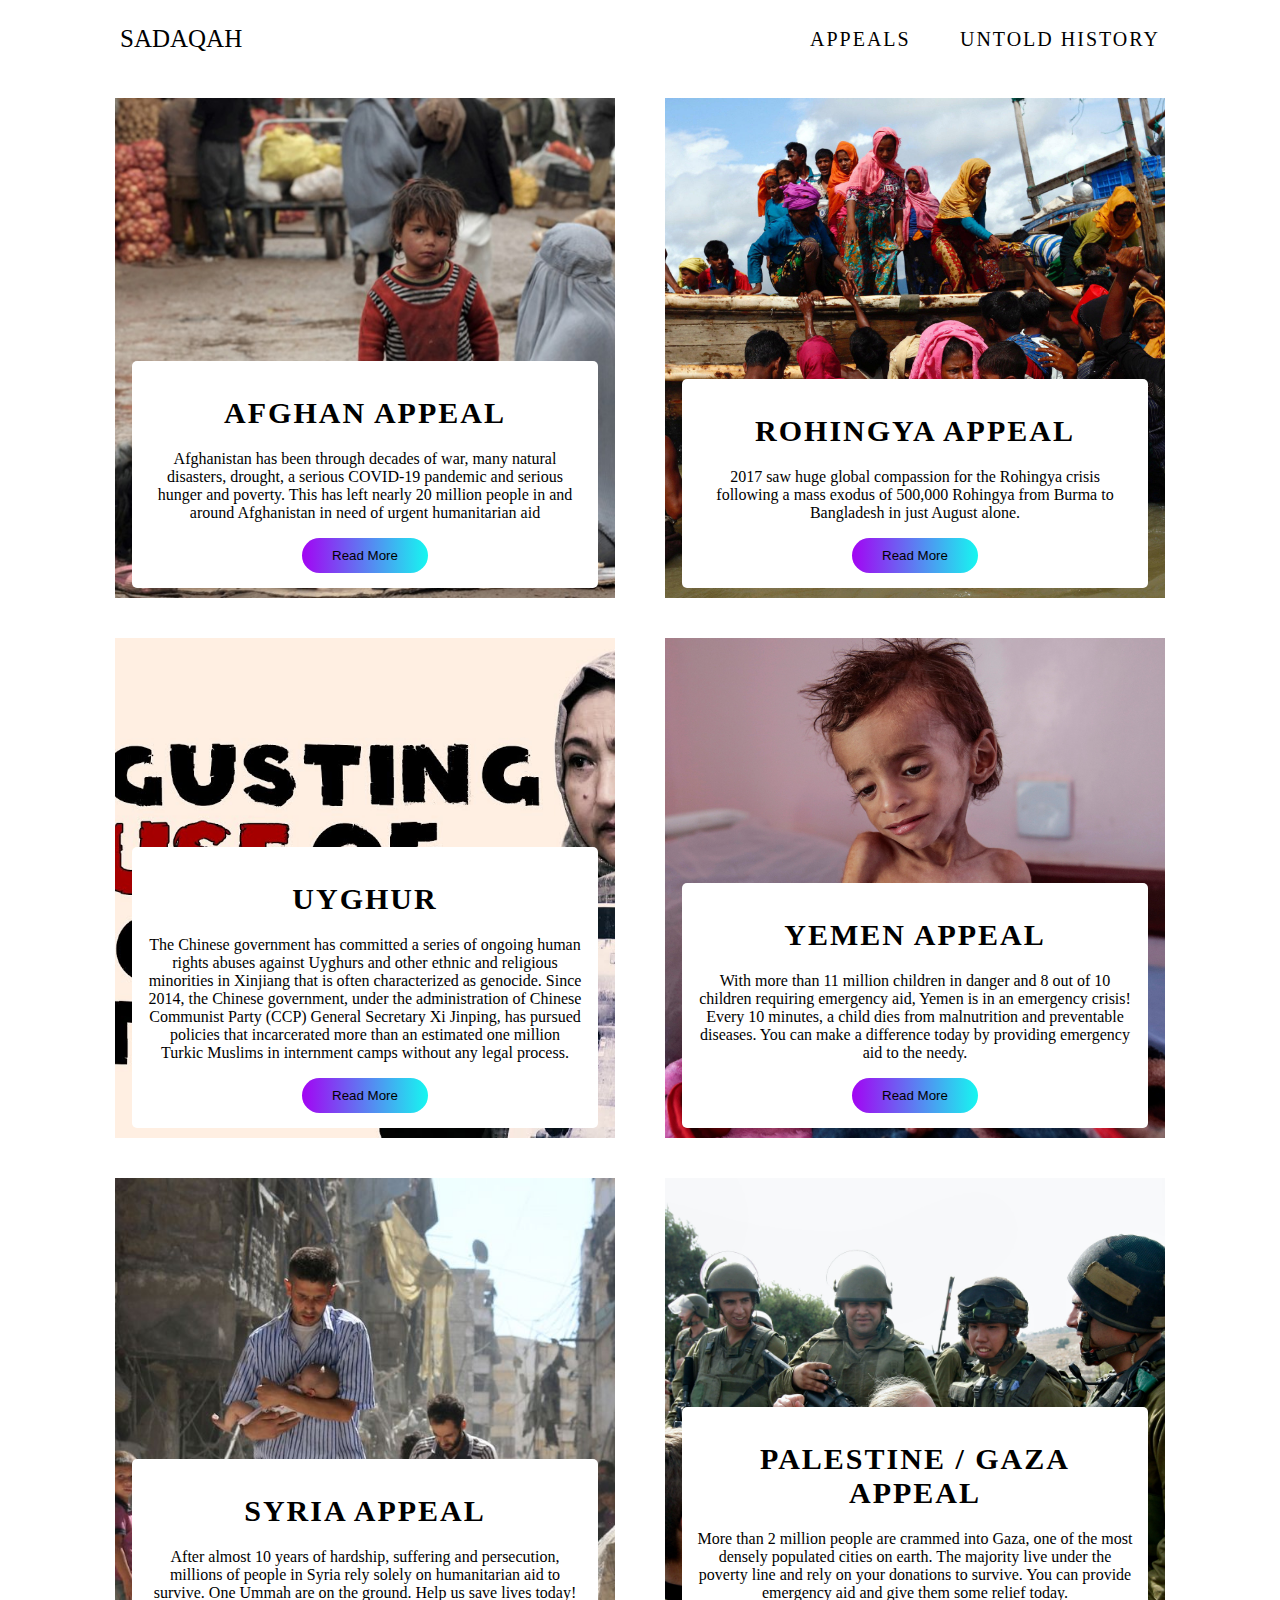
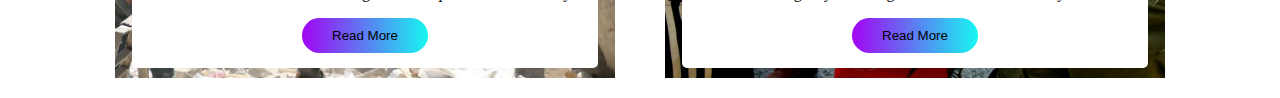
<file: index.html>
<!DOCTYPE html>
<html lang="en">
<head>
    <meta charset="UTF-8">
    <meta http-equiv="X-UA-Compatible" content="IE=edge">
    <meta name="viewport" content="width=device-width, initial-scale=1.0">
    <title>SADAQAH</title>
    <link rel="icon" type="image/png" sizes="50x50" href="images/logo.png">
    <link rel="preconnect" href="https://fonts.googleapis.com">
    <link rel="preconnect" href="https://fonts.gstatic.com" crossorigin>
    <link href="https://fonts.googleapis.com/css2?family=Permanent+Marker&family=Roboto+Slab&display=swap" rel="stylesheet">
    <link rel="stylesheet" href="header.css">
    <link rel="stylesheet" href="style.css">
</head>
<body>
    <header>
        <a href="index.html">
            <p id="logo">SADAQAH</p>
        </a>
        <nav>
            <a id="appeals" href="index.html">APPEALS</a>
            <div id="hover">
                <a href="afghan.html">Afghanistan</a>
                <a href="rohingya.html">Rohingya</a>
                <a href="uyghur.html">Uyghur</a>
                <a href="yemen.html">Yemen</a>
                <a href="syria.html">Syria</a>
                <a href="palestine.html">Gaza/Palestine</a>
            
            </div>
            <a href="hist.html">UNTOLD HISTORY</a>
        </nav>
        <img id="menu" src="images/icon-menu.svg" alt="menu">
        <aside>
            <img id="close" src="images/icon-close.svg" alt="close">
            <a href="index.html">APPEALS</a>
            <ul>
                <li><a href="afghan.html">Afghanistan</a></li>
                <li><a href="rohingya.html">Rohingya</a></li>
                <li><a href="uyghur.html">Uyghur</a></li>
                <li><a href="yemen.html">Yemen</a></li>
                <li><a href="syria.html">Syria</a></li>
                <li><a href="palestine.html">Gaza/Palestine</a></li>
            </ul>
            <a href="hist.html">UNTOLD HISTORY</a>
        </aside>
    </header>
    <main>
        
    </main>
    <script src="app.js"></script>
    <script src="menu.js"></script>
</body>
</html>
</file>
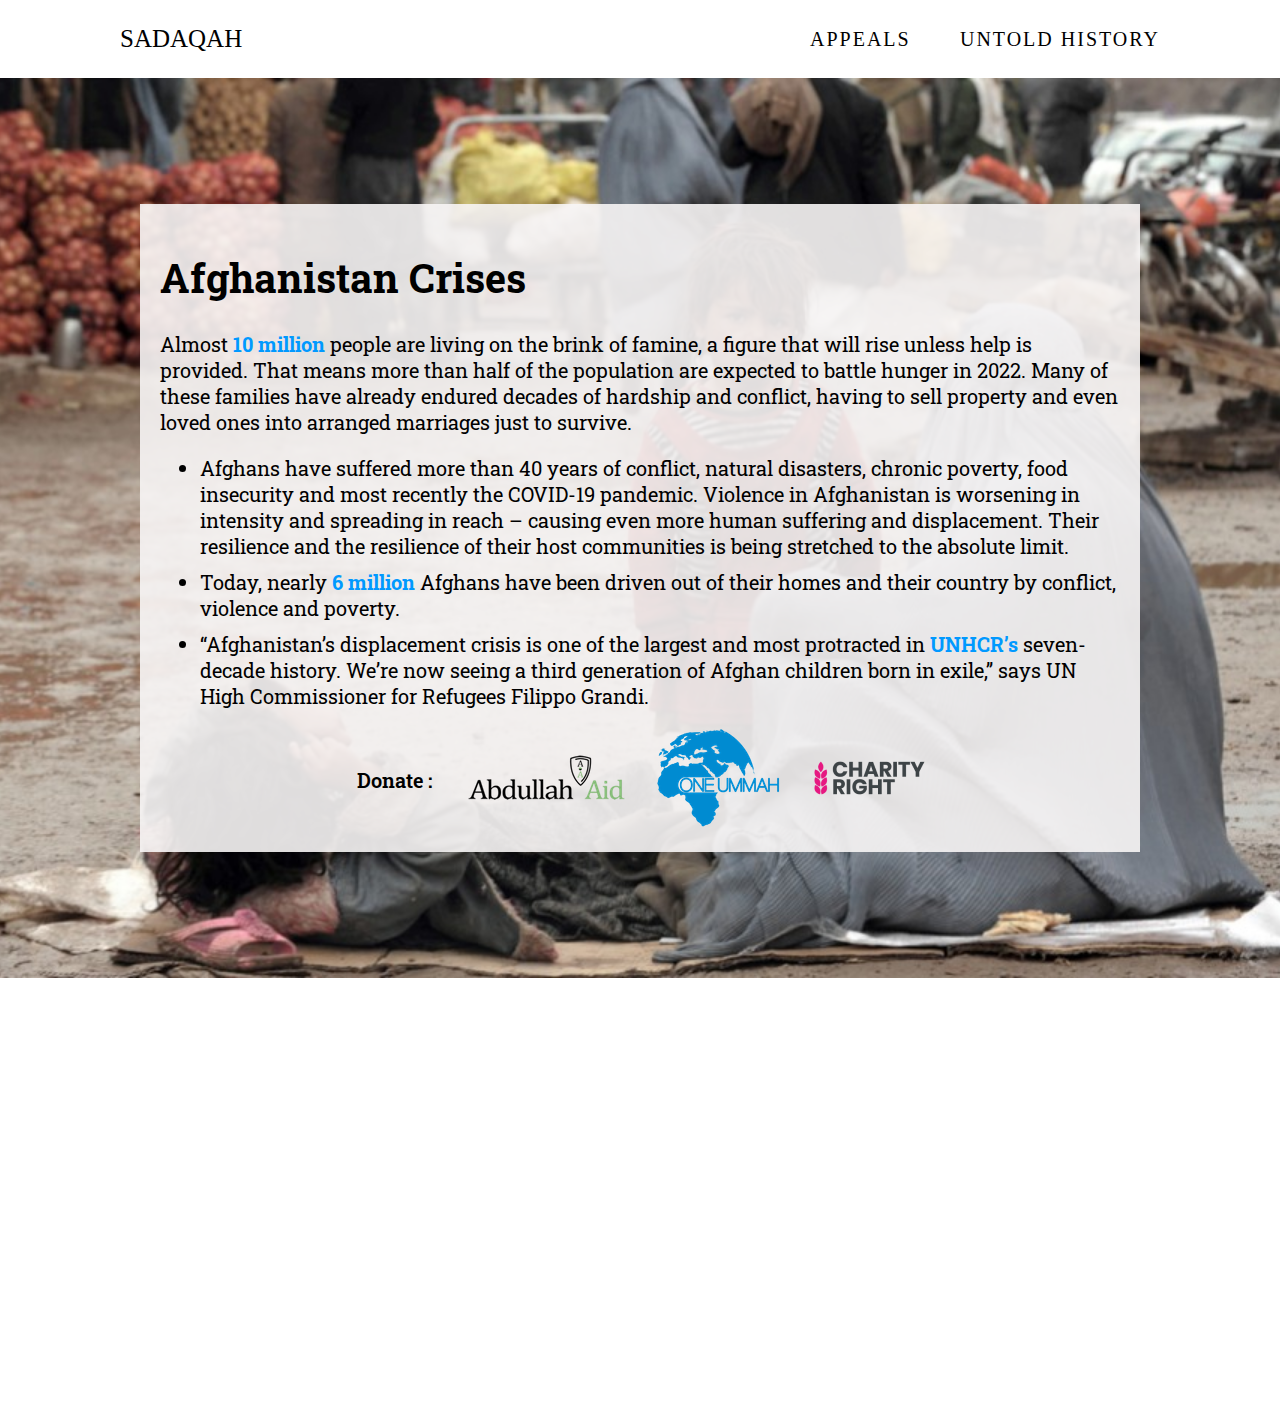
<file: afghan.html>
<!DOCTYPE html>
<html lang="en">
<head></head>
<body>
    <header></header>
    <main id="1">
        <div id="report">
            <h1>Afghanistan Crises</h1>
            <p>Almost <b>10 million</b> people are living on the brink of famine, a figure that will rise unless help is provided. That means
            more than half of the population are expected to battle hunger in 2022. Many of these families have already endured
            decades of hardship and conflict, having to sell property and even loved ones into arranged marriages just to survive.</p>
            <ul>
                <li>Afghans have suffered more than 40 years of conflict, natural disasters, chronic poverty, food insecurity and most
                recently the COVID-19 pandemic. Violence in Afghanistan is worsening in intensity and spreading in reach – causing even
                more human suffering and displacement. Their resilience and the resilience of their host communities is being stretched
                to the absolute limit.</li>
                <li>Today, nearly <b>6 million</b> Afghans have been driven out of their homes and their country by conflict, violence and poverty.</li>
                <li>“Afghanistan’s displacement crisis is one of the largest and most protracted in <b>UNHCR’s</b> seven-decade history. We’re now
                seeing a third generation of Afghan children born in exile,’’ says UN High Commissioner for Refugees Filippo Grandi.
                </li>
            </ul>
            <div id="donate">
                <p>Donate : </p>
                <a target="blank" href="https://www.abdullahaid.org.uk/projects/afghanistan/afghanistan-appeal/"><img src="images/aa.png" alt="AbdullahAid"></a>
                <a target="blank" href="https://oneummah.org.uk/appeals/afghanistan-appeal/"><img src="images/ou.png" alt="OneUmmah"></a>
                <a target="blank" href="https://www.charityright.org.uk/cr-star-campaign/3308/team-mercy"><img src="images/cr.png" alt="CharityRight"></a>
            </div>
        </div>
    </main>
    <div id="videos"></div>
    <script src="content.js"></script>
    <script src="menu.js"></script>
</body>
</html>
</file>
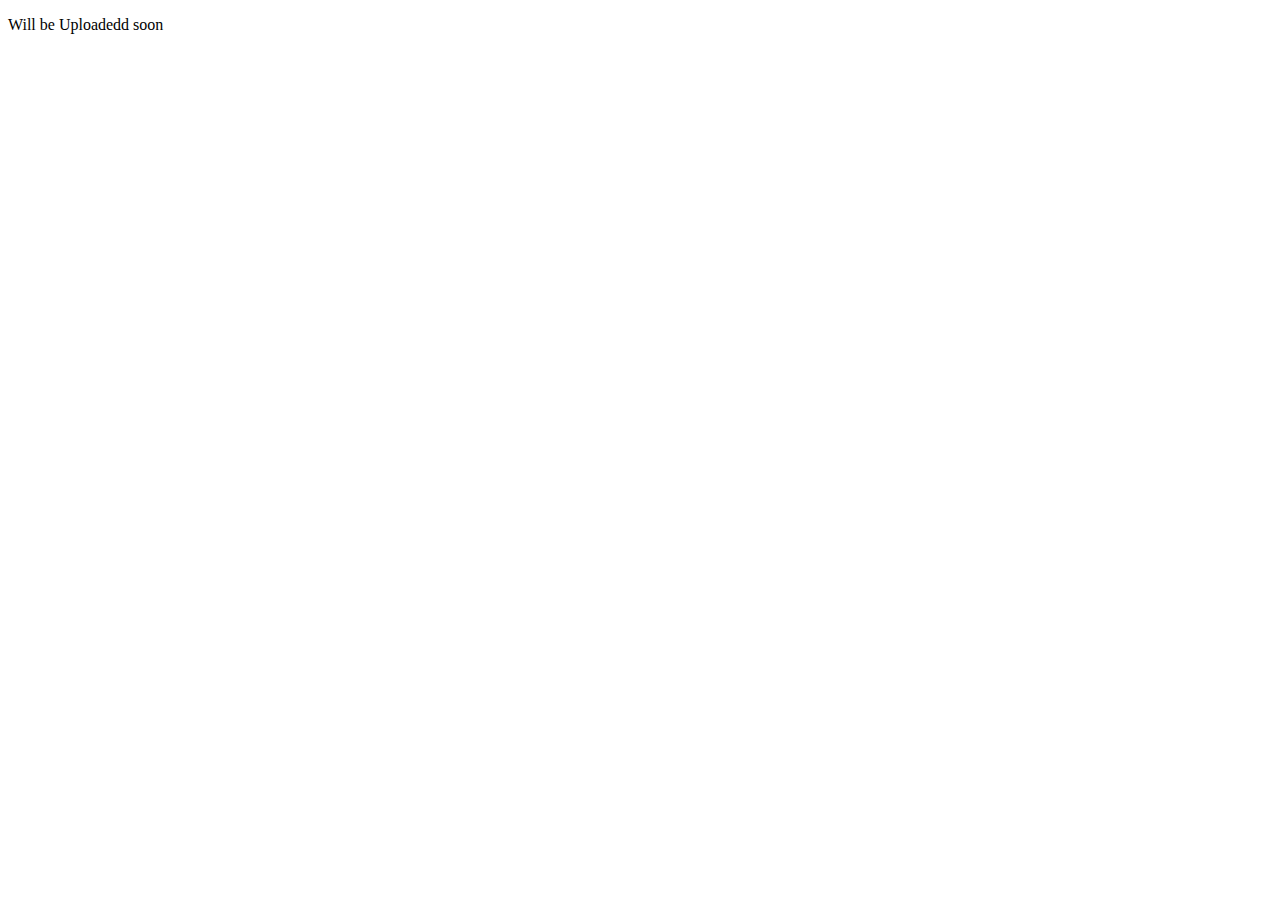
<file: hist.html>
<!DOCTYPE html>
<html lang="en">
<head>
    <meta charset="UTF-8">
    <meta http-equiv="X-UA-Compatible" content="IE=edge">
    <meta name="viewport" content="width=device-width, initial-scale=1.0">
    <title>Document</title>
</head>
<body>
    <p>Will be Uploadedd soon</p>
</body>
</html>
</file>
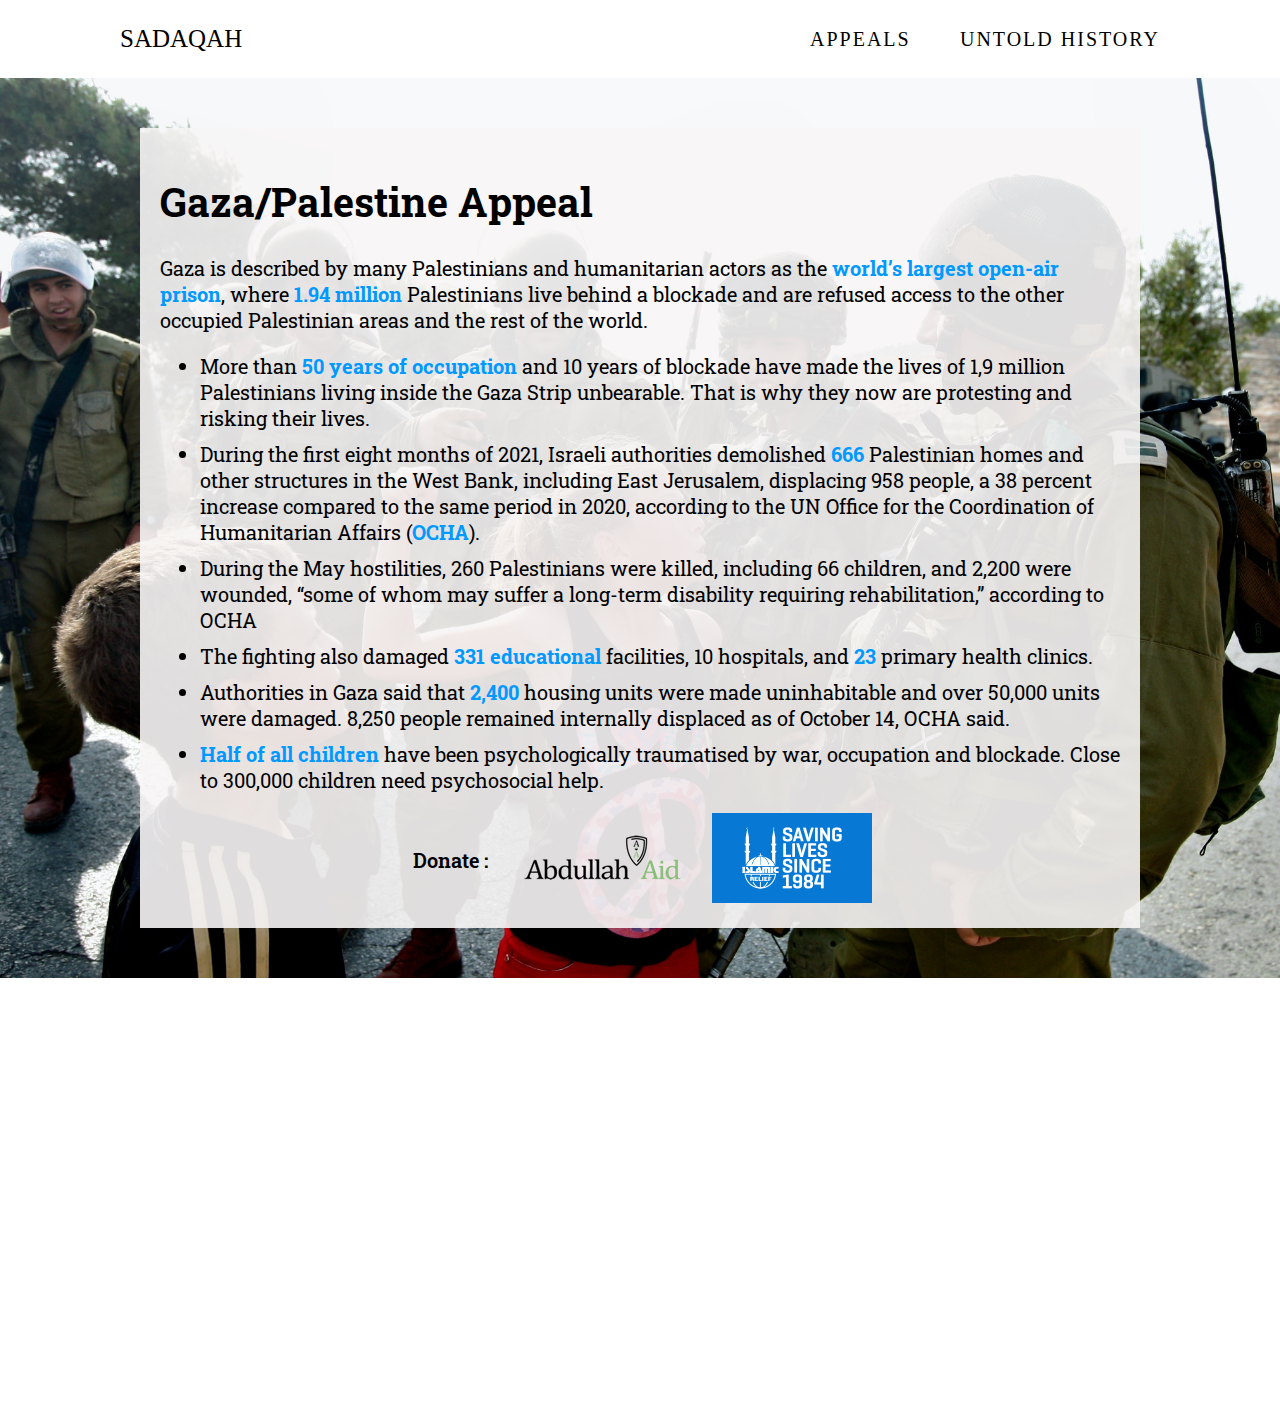
<file: palestine.html>
<!DOCTYPE html>
<html lang="en">
<head></head>
<body>
    <header></header>
    <main id="6">
        <div id="report">
            <h1>Gaza/Palestine Appeal</h1>
            <p>Gaza is described by many Palestinians and humanitarian actors as the <b>world’s largest open-air prison</b>, where <b>1.94
            million</b> Palestinians live behind a blockade and are refused access to the other occupied Palestinian areas and the rest
            of the world.</p>
            <ul>
                <li>More than <b>50 years of occupation</b> and 10 years of blockade have made the lives of 1,9 million Palestinians living inside
                the Gaza Strip unbearable. That is why they now are protesting and risking their lives.</li>
                <li>During the first eight months of 2021, Israeli authorities demolished <b>666</b> Palestinian homes and other structures in the
                West Bank, including East Jerusalem, displacing 958 people, a 38 percent increase compared to the same period in 2020,
                according to the UN Office for the Coordination of Humanitarian Affairs (<b>OCHA</b>).</li>
                <li>During the May hostilities, 260 Palestinians were killed, including 66 children, and 2,200 were wounded, “some of whom
                may suffer a long-term disability requiring rehabilitation,” according to OCHA</li>
                <li>The fighting also damaged <b>331 educational</b> facilities, 10 hospitals, and <b>23</b> primary health clinics.</li>
                <li>Authorities in Gaza said that <b>2,400</b> housing units were made uninhabitable and over 50,000 units were damaged. 8,250 people remained internally displaced as of October 14, OCHA said.</li>
                <li><b>Half of all children</b> have been psychologically traumatised by war, occupation and blockade. Close to 300,000 children need psychosocial help.</li>
            </ul>
            <div id="donate">
                <p>Donate : </p>
                <a target="blank" href="https://www.abdullahaid.org.uk/projects/palestine/palestine/"><img src="images/aa.png" alt="AbdullahAid"></a>
                <a target="blank" href="https://irusa.org/middle-east/palestine/"><img src="images/ir.png" alt="IslamicRilief"></a>
            </div>
        </div>
    </main>
    <div id="videos"></div>

    <script src="content.js"></script>
    <script src="menu.js"></script>
</body>
</html>
</file>
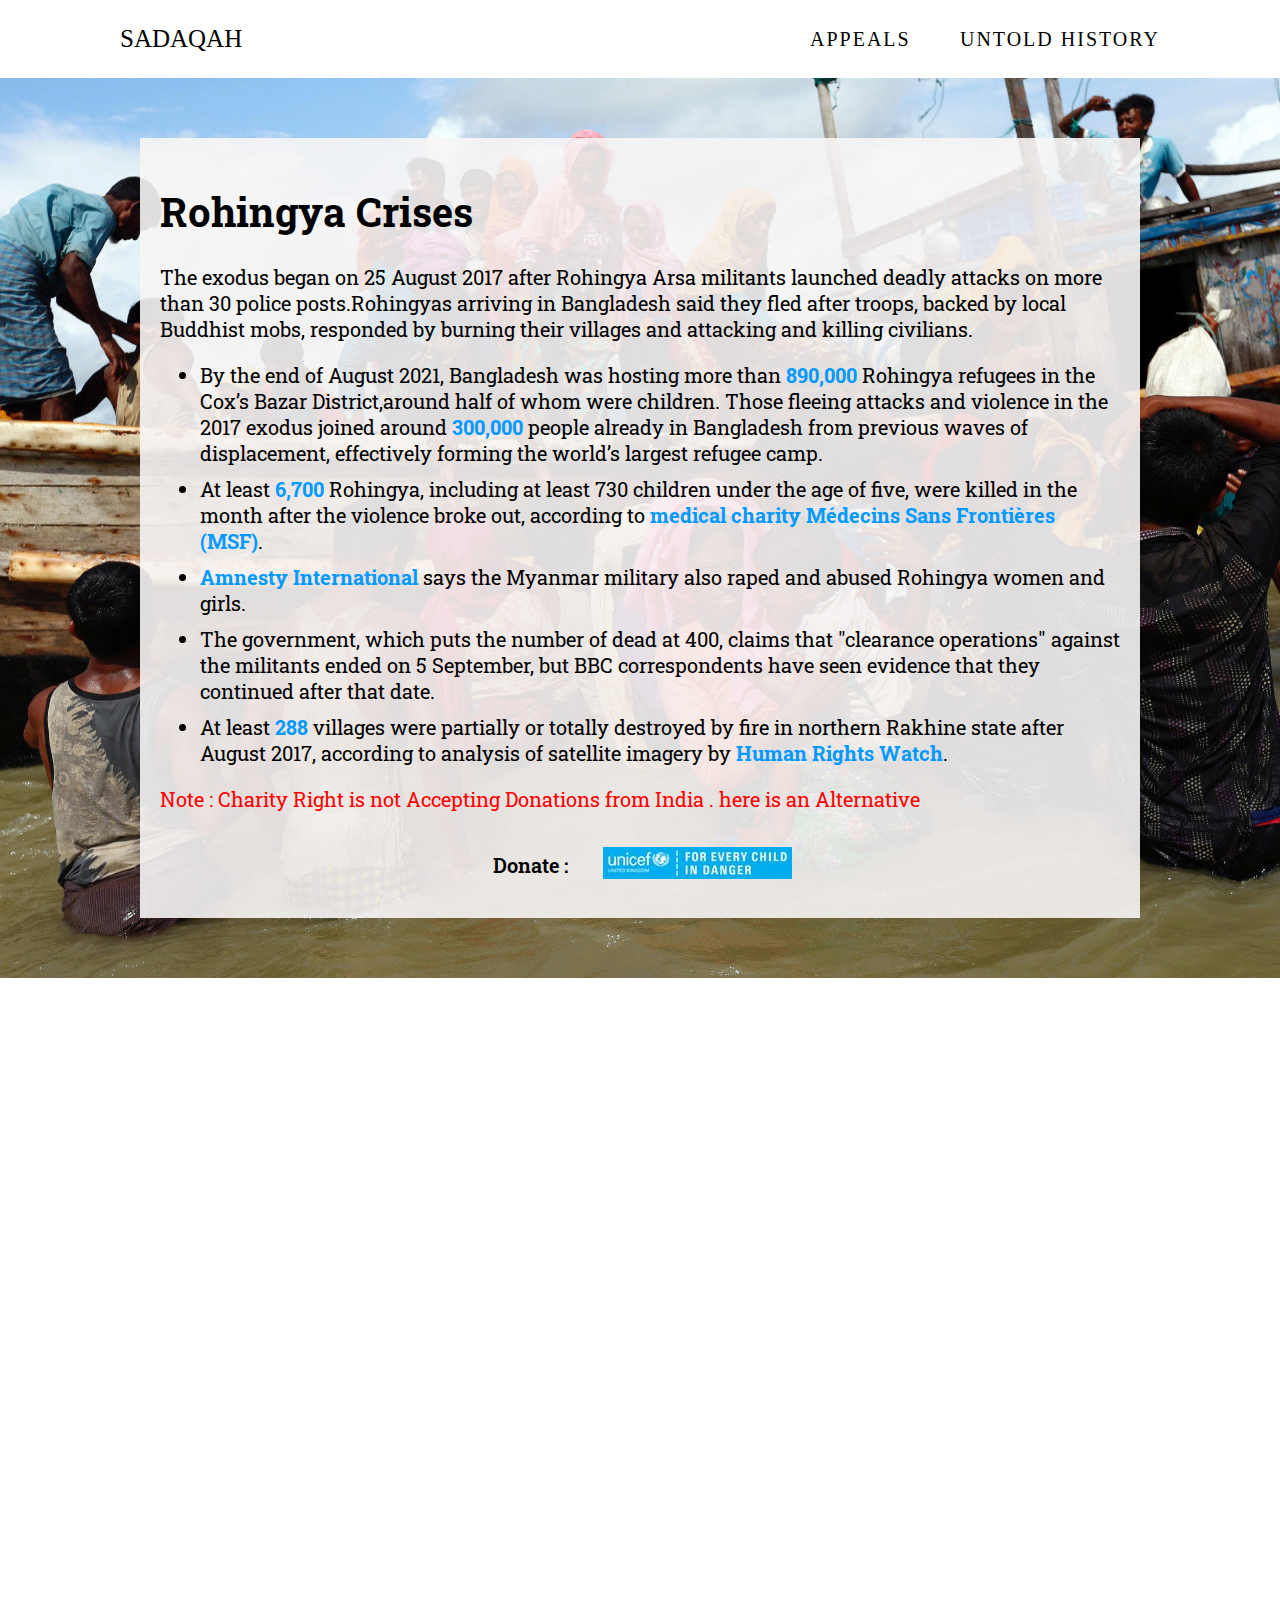
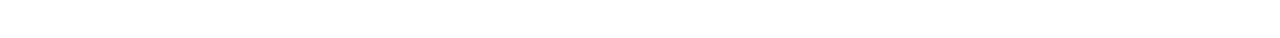
<file: rohingya.html>
<!DOCTYPE html>
<html lang="en">
<head></head>
<body>
    <header></header>
    <main id="2">
        <div id="report">
            <h1>Rohingya Crises</h1>
            <p>The exodus began on 25 August 2017 after Rohingya Arsa militants launched deadly attacks on more than 30 police posts.Rohingyas arriving in Bangladesh said they fled after troops, backed by local Buddhist mobs, responded by burning their villages and attacking and killing civilians.</p>
            <ul>
                <li>By the end of August 2021, Bangladesh was hosting more than <b>890,000</b> Rohingya refugees in the Cox’s Bazar District,around half of whom were children. Those fleeing attacks and violence in the 2017 exodus joined around <b>300,000</b> people already in Bangladesh from previous waves of displacement, effectively forming the world’s largest refugee camp.</li>
                <li>At least <b>6,700</b> Rohingya, including at least 730 children under the age of five, were killed in the month after the violence broke out, according to <b>medical charity Médecins Sans Frontières (MSF)</b>.</li>
                <li><b>Amnesty International</b> says the Myanmar military also raped and abused Rohingya women and girls.</li>
                <li>The government, which puts the number of dead at 400, claims that "clearance operations" against the militants ended on 5 September, but BBC correspondents have seen evidence that they continued after that date.</li>
                <li>At least <b>288</b> villages were partially or totally destroyed by fire in northern Rakhine state after August 2017, according to analysis of satellite imagery by <b>Human Rights Watch</b>.</li>
            </ul>
            <p><span>Note : Charity Right is not Accepting Donations from India . here is an Alternative</span></p>

            <div id="donate">
                <p>Donate : </p>
                <a target="blank" href="https://www.unicef.org.uk/donate/rohingya-refugees/"><img src="images/un.jpg" alt="UnitedNations"></a>
            </div>
        </div>
    </main>
    <div id="videos"></div>

    <script src="content.js"></script>
    <script src="menu.js"></script>
</body>
</html>
</file>
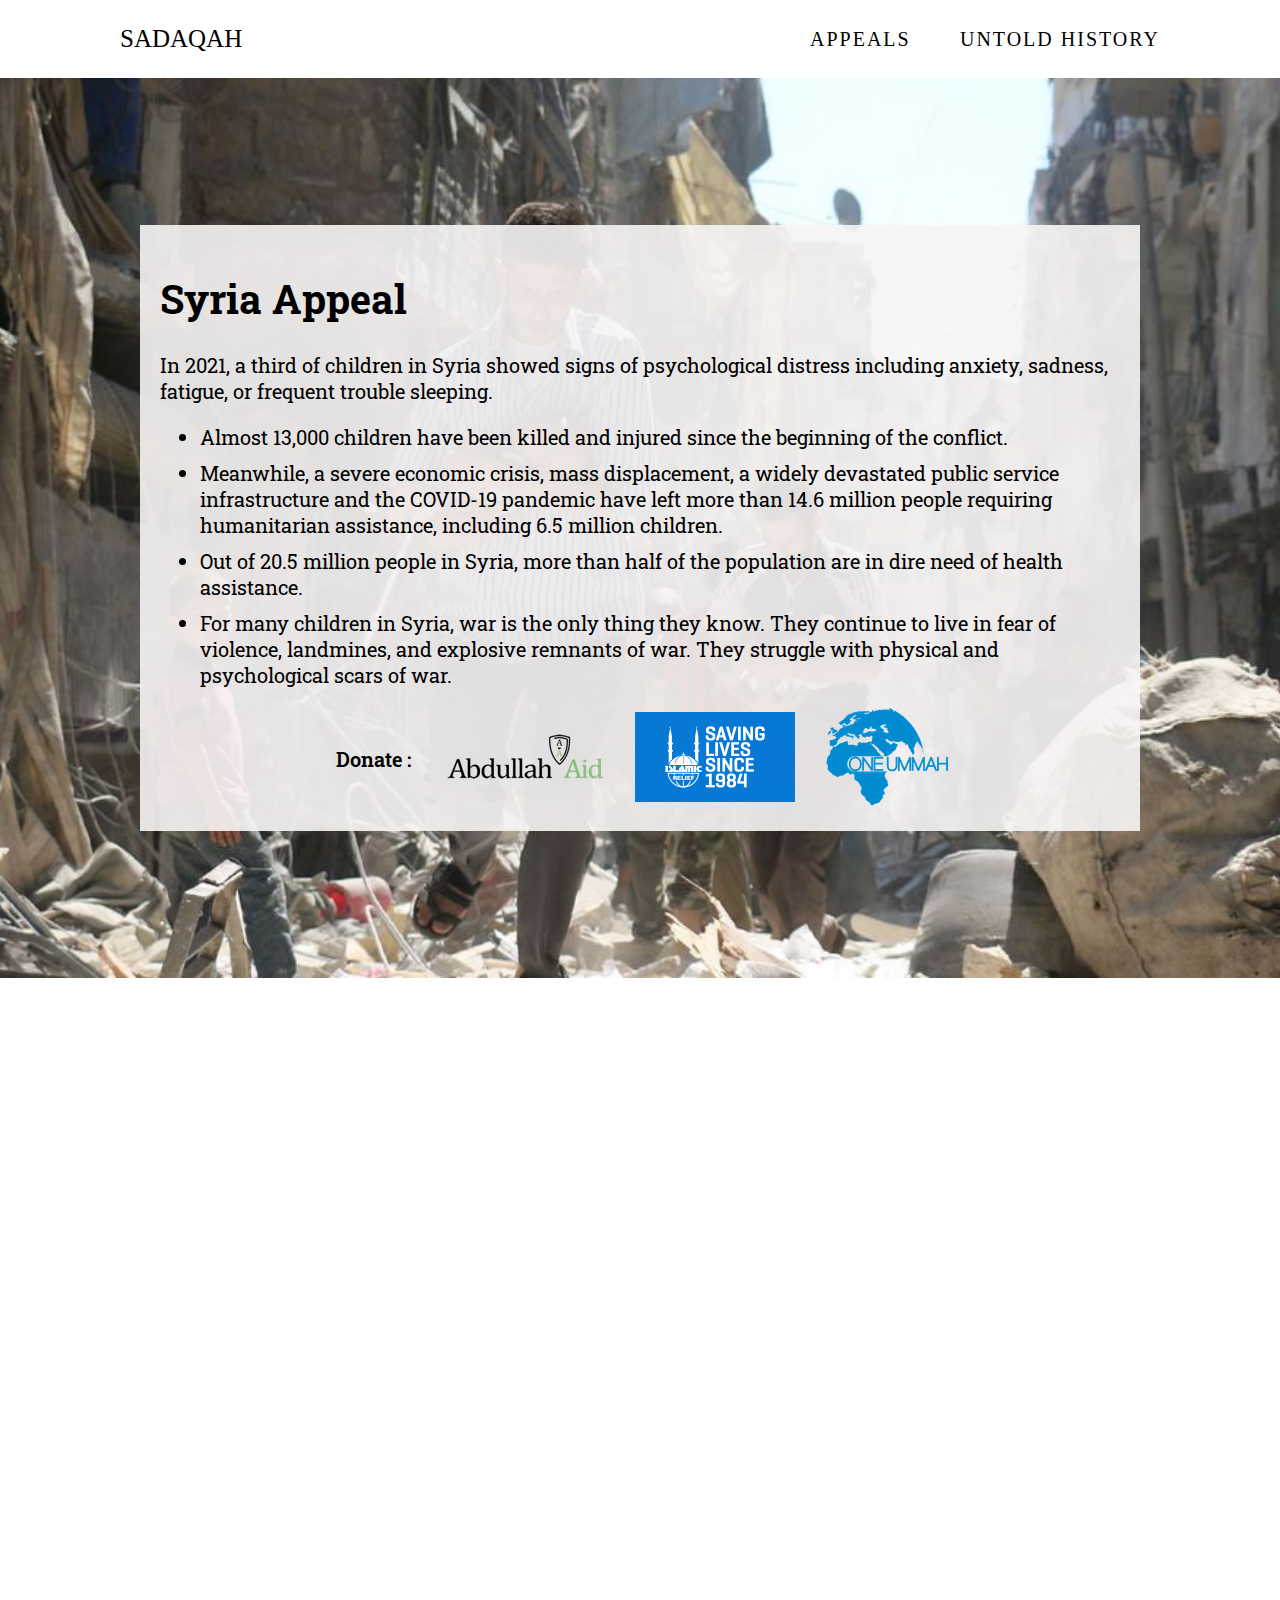
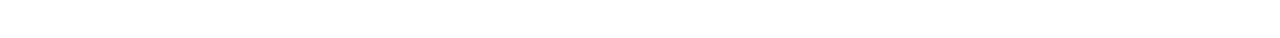
<file: syria.html>
<!DOCTYPE html>
<html lang="en">

<head></head>

<body>
    <header></header>
    <main id="5">
        <div id="report">
            <h1>Syria Appeal</h1>
            <p>In 2021, a third of children in Syria showed signs of psychological distress including anxiety, sadness, fatigue, or
                frequent trouble sleeping.</p>
            <ul>
                <li>Almost 13,000 children have been killed and injured since the beginning of the conflict.</li>
                <li>Meanwhile, a severe economic crisis, mass displacement, a widely devastated public service infrastructure and
                    the
                    COVID-19 pandemic have left more than 14.6 million people requiring humanitarian assistance, including 6.5
                    million children.</li>
                <li>Out of 20.5 million people in Syria, more than half of the population are in dire need of health assistance.
                </li>
                <li>For many children in Syria, war is the only thing they know. They continue to live in fear of violence,
                    landmines, and
                    explosive remnants of war. They struggle with physical and psychological scars of war.</li>
            </ul>

            <div id="donate">
                <p>Donate : </p>
                <a target="blank" href="https://www.abdullahaid.org.uk/projects/general/syrian-refugee-crisis/"><img src="images/aa.png" alt="AbdullahAid"></a>
                <a target="blank" href="https://www.islamic-relief.org.uk/syria-appeal/"><img src="images/ir.png" alt="IslamicRilief"></a>
                <a target="blank" href="https://oneummah.org.uk/appeals/homes-for-syria/"><img src="images/ou.png" alt="oneummah"></a>
            </div>
        </div>
    </main>
    <div id="videos"></div>

    <script src="content.js"></script>
    <script src="menu.js"></script>
</body>

</html>
</file>
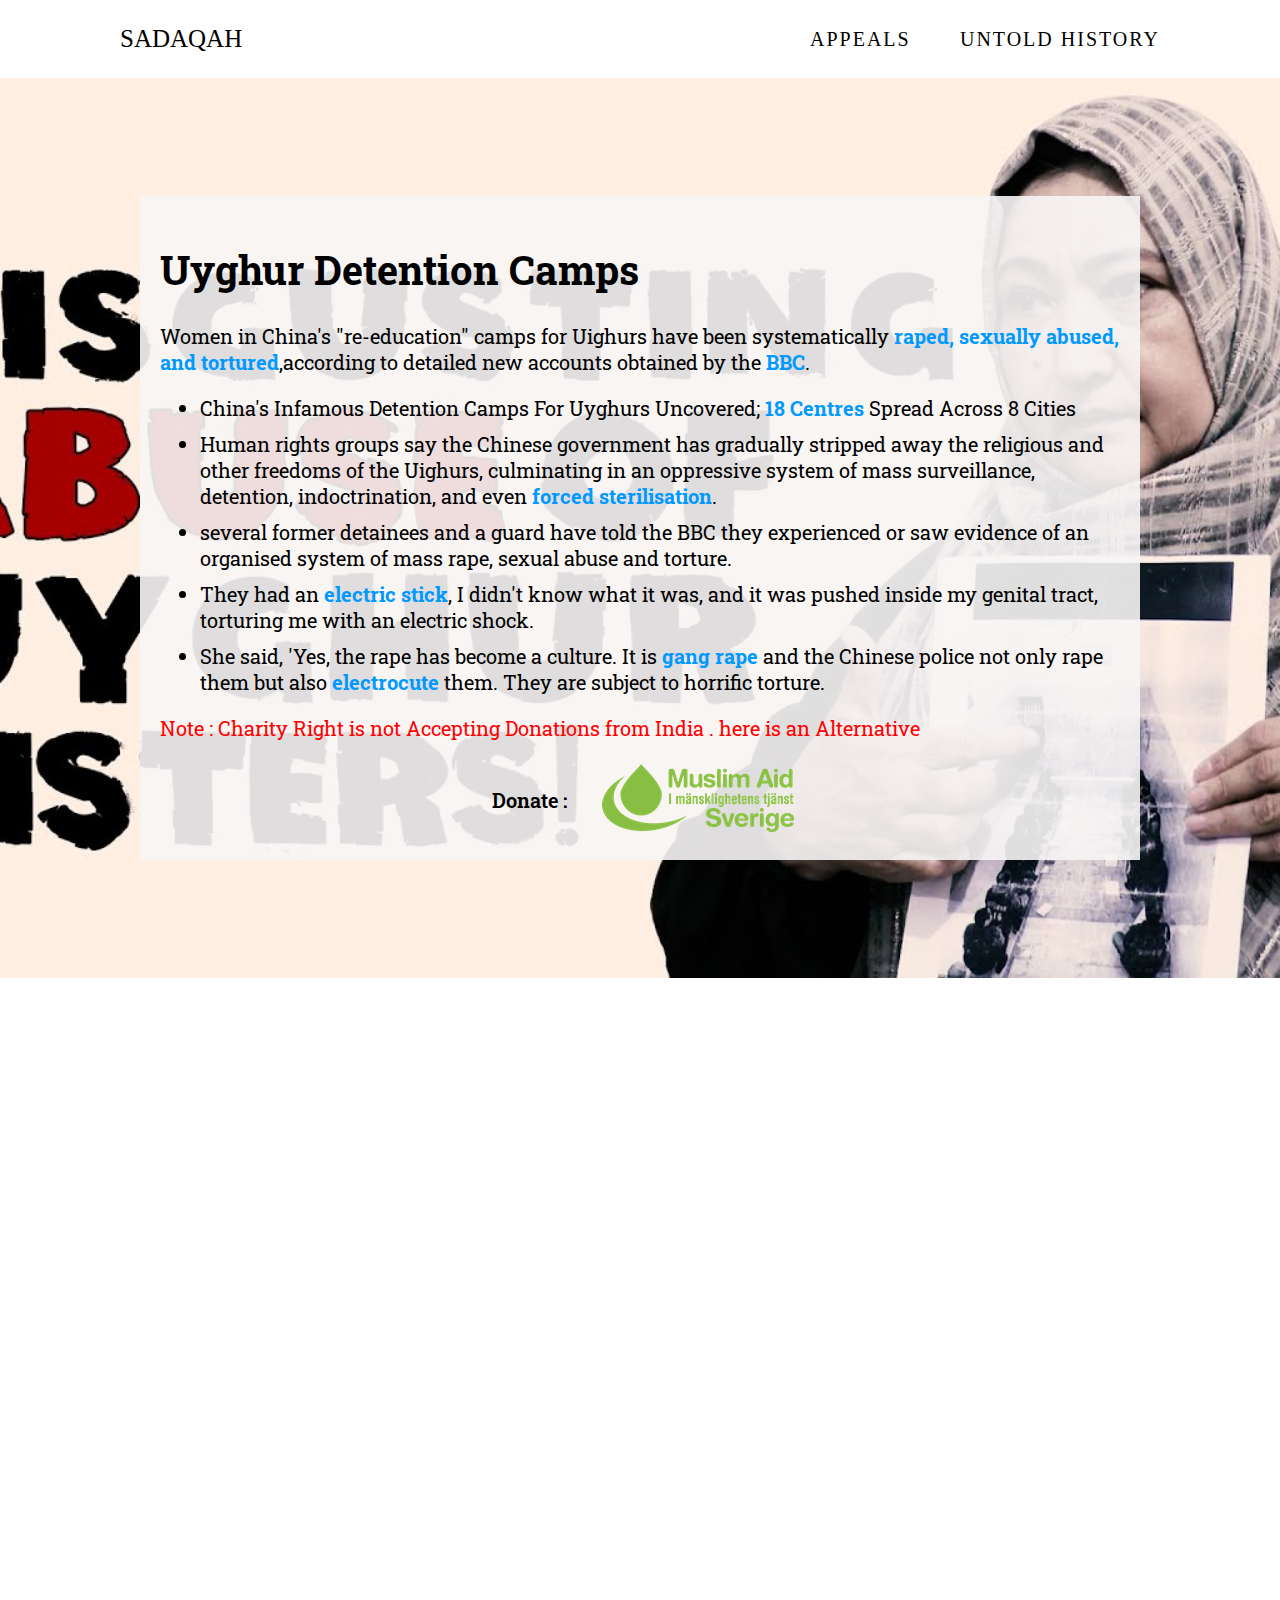
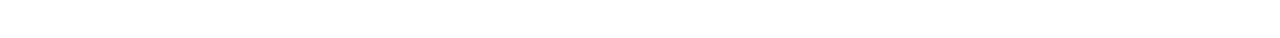
<file: uyghur.html>
<!DOCTYPE html>
<html lang="en">
<head></head>
<body>
    <header></header>
    <main id="3">
        <div id="report">
            <h1>Uyghur Detention Camps</h1>
            <p>Women in China's "re-education" camps for Uighurs have been systematically <b>raped, sexually abused, and tortured</b>,according to detailed new accounts obtained by the <b>BBC</b>.</p>
            <ul>
                <li>China's Infamous Detention Camps For Uyghurs Uncovered; <b>18 Centres</b> Spread Across 8 Cities</li>
                <li>Human rights groups say the Chinese government has gradually stripped away the religious and other freedoms of the Uighurs, culminating in an oppressive system of mass surveillance, detention, indoctrination, and even <b>forced sterilisation</b>.</li>
                <li>several former detainees and a guard have told the BBC they experienced or saw evidence of an organised system of mass rape, sexual abuse and torture.</li>
                <li>They had an <b>electric stick</b>, I didn't know what it was, and it was pushed inside my genital tract, torturing me with an
                electric shock.</li>
                <li>She said, 'Yes, the rape has become a culture. It is <b>gang rape</b> and the Chinese police not only rape them but also
                <b>electrocute</b> them. They are subject to horrific torture.</li>
            </ul>
            <p><span>Note : Charity Right is not Accepting Donations from India . here is an Alternative</span></p>
            <div id="donate">
                <p>Donate : </p>
                <a target="blank" href="https://muslimaid.se/projekt/appeals/uigurer"><img src="images/ma.png" alt="MuslimAid"></a>
            </div>
        </div>
    </main>
    <div id="videos"></div>

    <script src="content.js"></script>
    <script src="menu.js"></script>
</body>
</html>
</file>
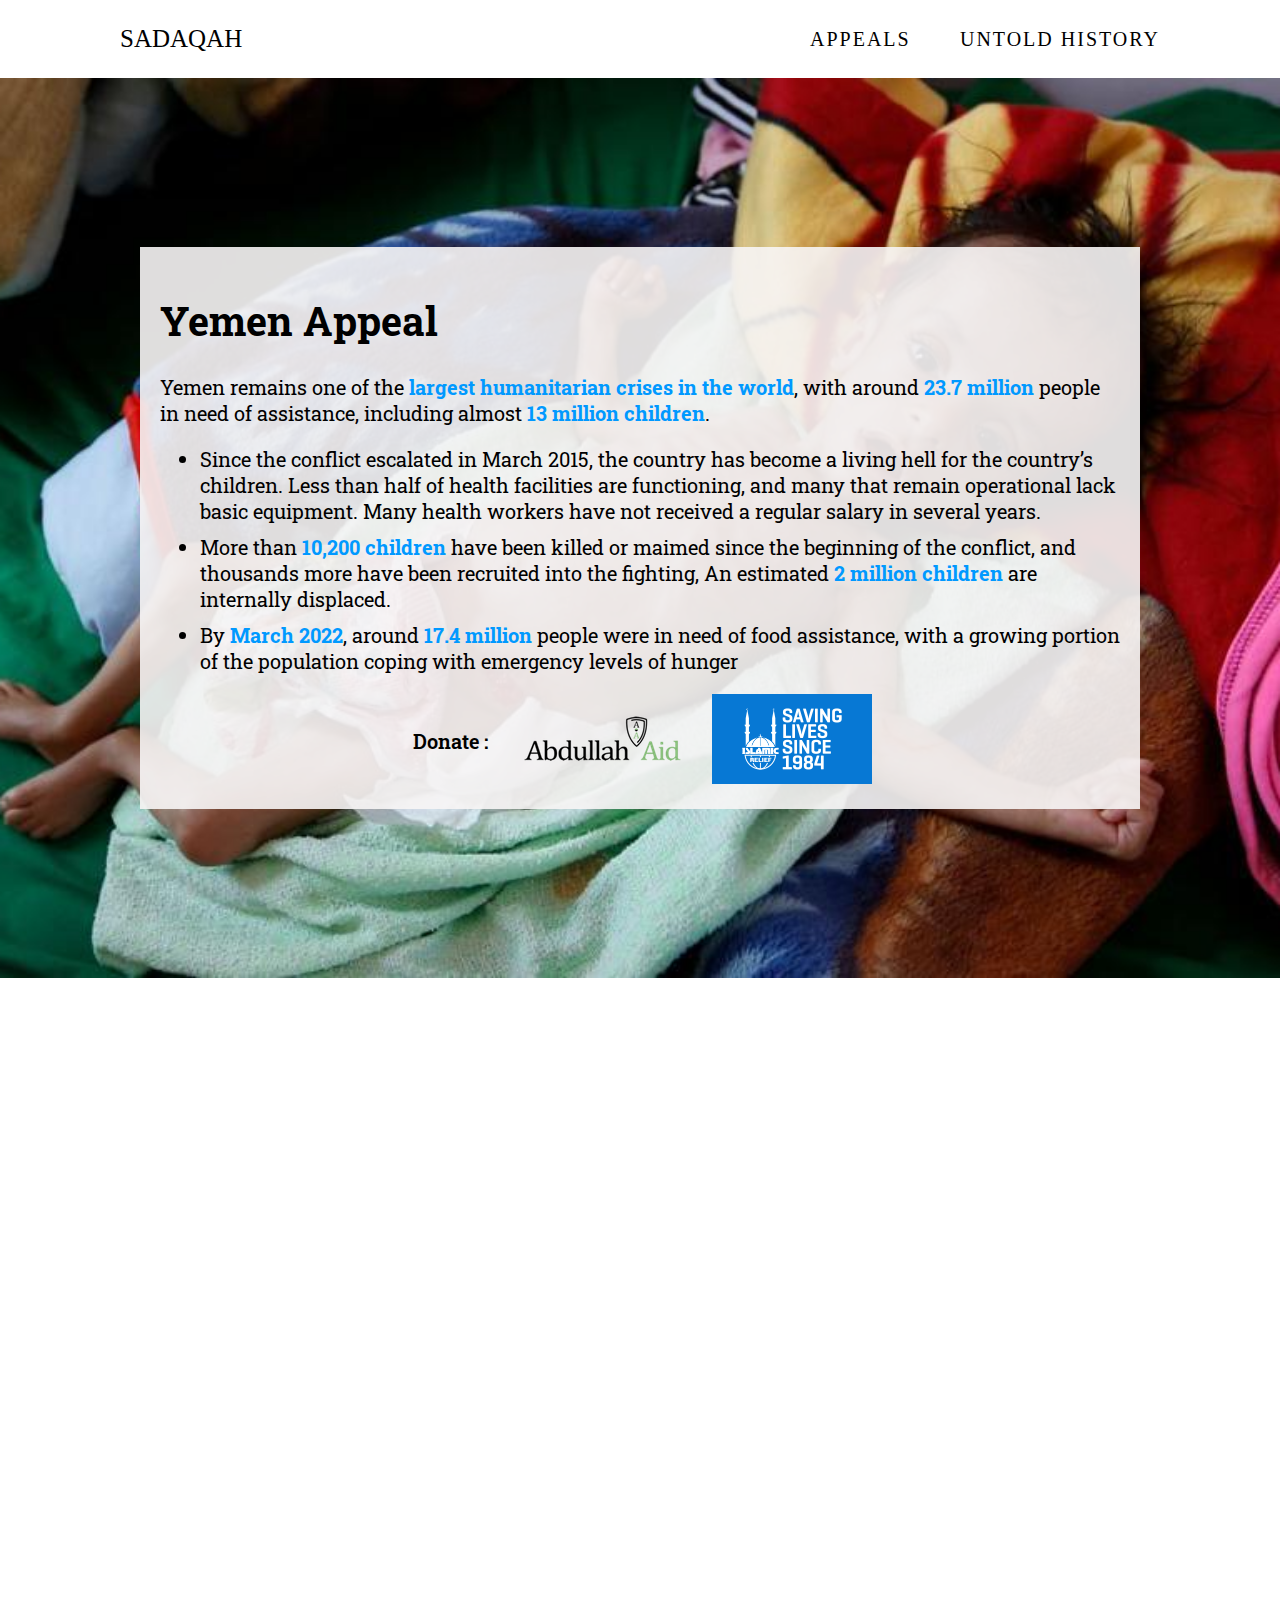
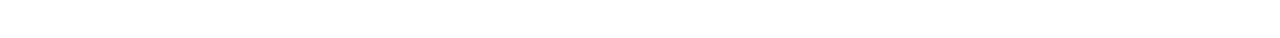
<file: yemen.html>
<!DOCTYPE html>
<html lang="en">
<head></head>
<body>
    <header></header>
    <main id="4">
        <div id="report">
        
            <h1>Yemen Appeal</h1>
            <p>Yemen remains one of the <b>largest humanitarian crises in the world</b>, with around <b>23.7 million</b> people in need of
            assistance, including almost <b>13 million children</b>.</p>
            <ul>
                <li>Since the conflict escalated in March 2015, the country has become a living hell for the country’s children. Less than
                half of health facilities are functioning, and many that remain operational lack basic equipment. Many health workers
                have not received a regular salary in several years.</li>
                <li>More than <b>10,200 children</b> have been killed or maimed since the beginning of the conflict, and thousands more have been
                recruited into the fighting, An estimated <b>2 million children</b> are internally displaced.</li>
                <li>By <b>March 2022</b>, around <b>17.4 million</b> people were in need of food assistance, with a growing portion of the population
                coping with emergency levels of hunger</li>

            </ul>
            <div id="donate">
                <p>Donate : </p>
                <a target="blank" href="https://www.abdullahaid.org.uk/projects/yemen/yemen-emergency-appeal/"><img src="images/aa.png" alt="AbdullahAid"></a>
                <a target="blank" href="https://www.islamic-relief.org.uk/yemen-emergency-appeal/"><img src="images/ir.png" alt="IslamicRilief"></a>
            </div>
        </div>
    </main>
    <div id="videos"></div>

    <script src="content.js"></script>
    <script src="menu.js"></script>
</body>
</html>
</file>
<file: header.css>
body {
    margin: 0;
    padding: 0;
    box-sizing: border-box;
}

#logo {
    font-size: 25px;
    font-family: 'Permanent Marker',
    cursive;
}

header {
    display: flex;
    justify-content: space-between;
    align-items: center;
    padding: 0 120px;
    box-sizing: border-box;
}

#menu,
aside {
    display: none;
}

nav {
    width: 350px;
    display: flex;
    justify-content: space-between;
}

a {
    text-decoration: none;
    color: black;
}

nav a {
    box-sizing: border-box;
    font-size: 20px;
    letter-spacing: 2px;
}
nav a,li a,aside a{
    font-family: 'Permanent Marker',
    cursive;
}
@media (max-width: 1150px) {
    main,
    header {
        padding: 10px;
    }
}

@media(max-width:550px){
    nav{
        width:260px;
    }
    nav a{
        font-size:15px;
    }
}

@media(max-width: 425px) {
    nav {
        display: none;
    }

    #menu {
        display: block;
    }

    aside {
        position: absolute;
        margin-left: 470px;
        margin-top: 390px;
        background: white;
        width: 300px;
        height: 500px;
        flex-direction: column;
        padding: 30px;
        box-sizing: border-box;
        z-index: 3;
    }

    #close {
        width: 25px;
        height: 25px;
    }

    aside a {
        margin: 20px 0;
        text-decoration: none;
        letter-spacing: 2px;
        color: black;
    }
}
#hover {
    position: absolute;
    display: none;
    flex-direction: column;
    margin: 50px 0 0 -30px;
    background: white;
    padding: 20px;
    box-sizing: border-box;
}

#hover a {
    margin: 5px 0;
}
</file>
<file: style.css>
main{
    width:min(1100px,95%);
    margin:0 auto;
    display:flex;
    justify-content: space-around;
    flex-wrap: wrap;
}
.container{
    width:500px;
    height:500px;
    text-align:center;
    background-size: cover;
    background-position: center;
    display:flex;
    justify-content: center;
    align-items: flex-end;
    padding:10px;
    box-sizing: border-box;
    margin:20px 0;
}
.container div{
    background:white;
    width:97%;
    height:fit-content;
    padding:15px;
    box-sizing: border-box;
    border-radius:5px;
}
.container div button{
    padding:10px 30px;
    box-sizing:border-box;
    border-radius: 20px;
    background:linear-gradient(to right, rgb(163, 4, 243), rgb(22, 247, 240));
    border:0px;
}
h1{
    letter-spacing: 2px;
    font-size: 30px;
}
@media(max-width:1120px){
    .container{
        width:400px;
    }
}
@media(max-width:850px){
    .container{
        width:360px;
    }
}
</file>
